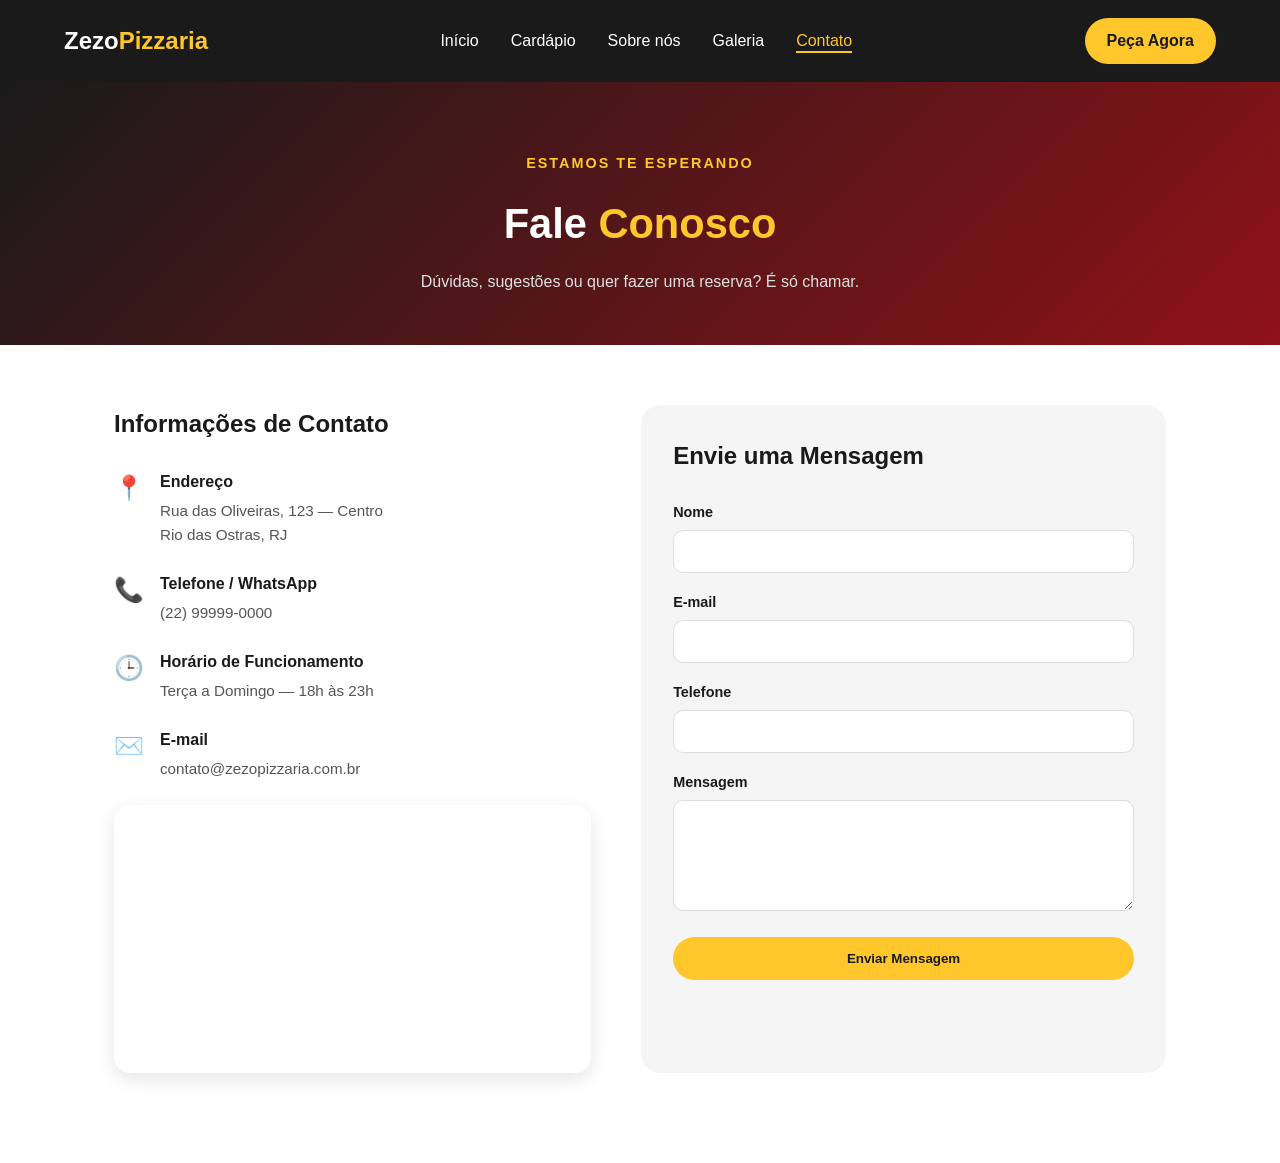
<file: contato.html>
<!DOCTYPE html>
<html lang="pt-BR">
<head>
  <meta charset="UTF-8">
  <meta name="viewport" content="width=device-width, initial-scale=1.0">
  <title>Contato | ZezoPizzaria</title>
  <link rel="stylesheet" href="css/style.css">
</head>
<body>

  <!-- ===== HEADER / NAVEGAÇÃO ===== -->
  <header class="header">
    <nav class="navbar">
      <a href="index.html" class="logo">Zezo<span>Pizzaria</span></a>

      <ul class="nav-links">
        <li><a href="index.html">Início</a></li>
        <li><a href="cardapio.html">Cardápio</a></li>
        <li><a href="sobre.html">Sobre nós</a></li>
        <li><a href="galeria.html">Galeria</a></li>
        <li><a href="contato.html" class="active">Contato</a></li>
      </ul>

      <a href="cardapio.html" class="btn btn-primary">Peça Agora</a>

      <button class="menu-toggle" id="menu-toggle" aria-label="Abrir menu">
        <span></span>
        <span></span>
        <span></span>
      </button>
    </nav>
  </header>

  <!-- ===== CABEÇALHO DA PÁGINA ===== -->
  <section class="page-header">
    <p class="hero-tag">ESTAMOS TE ESPERANDO</p>
    <h1>Fale <span class="highlight">Conosco</span></h1>
    <p class="page-header-text">Dúvidas, sugestões ou quer fazer uma reserva? É só chamar.</p>
  </section>

  <!-- ===== CONTATO ===== -->
  <section class="contact-section">

    <!-- Informações -->
    <div class="contact-info reveal">
      <h2>Informações de Contato</h2>

      <div class="contact-item">
        <span class="contact-icon">📍</span>
        <div>
          <h3>Endereço</h3>
          <p>Rua das Oliveiras, 123 — Centro<br>Rio das Ostras, RJ</p>
        </div>
      </div>

      <div class="contact-item">
        <span class="contact-icon">📞</span>
        <div>
          <h3>Telefone / WhatsApp</h3>
          <p>(22) 99999-0000</p>
        </div>
      </div>

      <div class="contact-item">
        <span class="contact-icon">🕒</span>
        <div>
          <h3>Horário de Funcionamento</h3>
          <p>Terça a Domingo — 18h às 23h</p>
        </div>
      </div>

      <div class="contact-item">
        <span class="contact-icon">✉️</span>
        <div>
          <h3>E-mail</h3>
          <p>contato@zezopizzaria.com.br</p>
        </div>
      </div>

      <div class="contact-map">
        <iframe
          src="https://www.google.com/maps?q=Rio%20das%20Ostras%2C%20RJ&output=embed"
          width="100%" height="260" style="border:0;" allowfullscreen loading="lazy">
        </iframe>
      </div>
    </div>

    <!-- Formulário -->
    <div class="contact-form reveal">
      <h2>Envie uma Mensagem</h2>
      <form id="contact-form">
        <div class="form-group">
          <label for="nome">Nome</label>
          <input type="text" id="nome" name="nome" required>
        </div>

        <div class="form-group">
          <label for="email">E-mail</label>
          <input type="email" id="email" name="email" required>
        </div>

        <div class="form-group">
          <label for="telefone">Telefone</label>
          <input type="tel" id="telefone" name="telefone">
        </div>

        <div class="form-group">
          <label for="mensagem">Mensagem</label>
          <textarea id="mensagem" name="mensagem" rows="5" required></textarea>
        </div>

        <button type="submit" class="btn btn-primary">Enviar Mensagem</button>
        <p class="form-feedback" id="form-feedback"></p>
      </form>
    </div>

  </section>

  <script src="js/script.js"></script>
</body>
</html>
</file>
<file: css/style.css>
/* ==========================================
   VARIÁVEIS DE COR
   Definindo aqui em cima facilita trocar
   as cores do site inteiro depois
========================================== */
:root {
  --vermelho: #C81D25;
  --vermelho-escuro: #8f1218;
  --amarelo: #FFC72C;
  --preto: #1a1a1a;
  --preto-suave: #262626;
  --branco: #ffffff;
  --cinza-claro: #f5f5f5;
}

/* ==========================================
   RESET BÁSICO
   Remove espaçamentos padrão do navegador
========================================== */
* {
  margin: 0;
  padding: 0;
  box-sizing: border-box;
}

body {
  font-family: 'Segoe UI', Arial, sans-serif;
  color: var(--preto);
  line-height: 1.6;
}

a {
  text-decoration: none;
  color: inherit;
}

ul {
  list-style: none;
}

img {
  max-width: 100%;
  display: block;
}

/* ==========================================
   BOTÕES REUTILIZÁVEIS
========================================== */
.btn {
  display: inline-block;
  padding: 14px 28px;
  border-radius: 50px;
  font-weight: 700;
  transition: transform 0.2s ease, opacity 0.2s ease;
}

.btn:hover {
  transform: translateY(-2px);
}

.btn-primary {
  background: var(--amarelo);
  color: var(--preto);
}

.btn-secondary {
  background: transparent;
  color: var(--branco);
  border: 2px solid var(--branco);
}

/* ==========================================
   HEADER / NAVBAR
========================================== */
.header {
  background: var(--preto);
  position: sticky;
  top: 0;
  z-index: 100;
}

.navbar {
  max-width: 1200px;
  margin: 0 auto;
  padding: 18px 24px;
  display: flex;
  align-items: center;
  justify-content: space-between;
}

.logo {
  font-size: 1.5rem;
  font-weight: 800;
  color: var(--branco);
}

.logo span {
  color: var(--amarelo);
}

.nav-links {
  display: flex;
  gap: 32px;
}

.nav-links a {
  position: relative;
  color: var(--branco);
  font-weight: 500;
  transition: color 0.2s ease;
}

.nav-links a::after {
  content: '';
  position: absolute;
  left: 0;
  bottom: -4px;
  width: 0;
  height: 2px;
  background: var(--amarelo);
  transition: width 0.25s ease;
}

.nav-links a:hover::after,
.nav-links a.active::after {
  width: 100%;
}

.nav-links a:hover,
.nav-links a.active {
  color: var(--amarelo);
}

.navbar .btn-primary {
  padding: 10px 22px;
}

/* Menu hambúrguer — escondido no desktop */
.menu-toggle {
  display: none;
  flex-direction: column;
  gap: 5px;
  background: none;
  border: none;
  cursor: pointer;
}

.menu-toggle span {
  width: 26px;
  height: 3px;
  background: var(--branco);
  border-radius: 2px;
}

/* ==========================================
   HERO
========================================== */
.hero {
  position: relative;
  background: linear-gradient(135deg, var(--preto) 0%, var(--vermelho-escuro) 100%);
  display: flex;
  align-items: center;
  min-height: 640px;
  padding: 60px 24px;
  overflow: hidden;
}

.hero-content {
  flex: 1;
  max-width: 560px;
  color: var(--branco);
  position: relative;
  z-index: 2;
}

.hero-tag {
  color: var(--amarelo);
  font-weight: 700;
  letter-spacing: 2px;
  font-size: 0.9rem;
  margin-bottom: 16px;
}

.hero-content h1 {
  font-size: 3.2rem;
  font-weight: 800;
  line-height: 1.15;
  margin-bottom: 20px;
}

.highlight {
  color: var(--amarelo);
}

.hero-text {
  font-size: 1.1rem;
  color: #e0e0e0;
  max-width: 480px;
  margin-bottom: 32px;
}

.hero-buttons {
  display: flex;
  gap: 16px;
  flex-wrap: wrap;
}

.hero-image {
  position: absolute;
  right: 0;
  top: 0;
  bottom: 0;
  width: 52%;
  display: flex;
  justify-content: center;
  align-items: center;
  z-index: 1;
}

/* Glow de "brasa" pulsando atrás da pizza */
.hero-image::before {
  content: '';
  position: absolute;
  width: 60%;
  height: 60%;
  background: radial-gradient(circle, rgba(255,199,44,0.55) 0%, rgba(200,29,37,0.35) 45%, transparent 70%);
  filter: blur(40px);
  z-index: 0;
  animation: glowPulse 3.5s ease-in-out infinite;
}

@keyframes glowPulse {
  0%, 100% { transform: scale(1); opacity: 0.8; }
  50% { transform: scale(1.15); opacity: 1; }
}

.hero-image img {
  width: 100%;
  height: 100%;
  object-fit: cover;
  object-position: center;
  -webkit-mask-image: linear-gradient(to right, transparent 0%, black 12%);
  mask-image: linear-gradient(to right, transparent 0%, black 12%);
  position: relative;
  z-index: 1;
  transition: transform 0.4s ease;
}

.hero-image:hover img {
  transform: scale(1.04);
}

/* Fagulhas flutuando */
.spark {
  position: absolute;
  z-index: 2;
  width: 6px;
  height: 6px;
  background: var(--amarelo);
  border-radius: 50%;
  opacity: 0;
  box-shadow: 0 0 8px 2px rgba(255,199,44,0.8);
  animation: sparkRise 3s ease-in infinite;
}

.spark:nth-child(2) { left: 30%; bottom: 10%; animation-delay: 0s; }
.spark:nth-child(3) { left: 55%; bottom: 5%; animation-delay: 1s; width: 4px; height: 4px; }
.spark:nth-child(4) { left: 70%; bottom: 15%; animation-delay: 2s; width: 5px; height: 5px; }

@keyframes sparkRise {
  0% { transform: translateY(0) translateX(0); opacity: 0; }
  15% { opacity: 1; }
  100% { transform: translateY(-160px) translateX(15px); opacity: 0; }
}

.badge {
  position: absolute;
  bottom: 20px;
  right: 20px;
  background: var(--amarelo);
  color: var(--preto);
  width: 90px;
  height: 90px;
  border-radius: 50%;
  display: flex;
  flex-direction: column;
  align-items: center;
  justify-content: center;
  font-size: 0.75rem;
  font-weight: 700;
  text-align: center;
  box-shadow: 0 8px 20px rgba(0,0,0,0.3);
  z-index: 2;
  animation: floatBadge 3s ease-in-out infinite;
}

@keyframes floatBadge {
  0%, 100% { transform: translateY(0); }
  50% { transform: translateY(-10px); }
}

.badge span {
  font-size: 1.2rem;
}

/* ==========================================
   ANIMAÇÕES DE ENTRADA DO HERO
========================================== */
@keyframes fadeInUp {
  from { opacity: 0; transform: translateY(24px); }
  to { opacity: 1; transform: translateY(0); }
}

.hero-tag,
.hero-content h1,
.hero-text,
.hero-buttons {
  opacity: 0;
  animation: fadeInUp 0.7s ease forwards;
}

.hero-tag { animation-delay: 0.1s; }
.hero-content h1 { animation-delay: 0.25s; }
.hero-text { animation-delay: 0.4s; }
.hero-buttons { animation-delay: 0.55s; }

.hero-image {
  opacity: 0;
  animation: fadeInUp 0.9s ease forwards;
  animation-delay: 0.3s;
}

/* ==========================================
   CABEÇALHO DE PÁGINA INTERNA (Cardápio, Sobre, etc)
========================================== */
.page-header {
  background: linear-gradient(135deg, var(--preto) 0%, var(--vermelho-escuro) 100%);
  color: var(--branco);
  text-align: center;
  padding: 70px 24px 50px;
}

.page-header h1 {
  font-size: 2.6rem;
  font-weight: 800;
  margin: 8px 0 12px;
}

.page-header-text {
  color: #e0e0e0;
  max-width: 480px;
  margin: 0 auto;
}

/* ==========================================
   FILTROS DE CATEGORIA
========================================== */
.menu-filters {
  display: flex;
  justify-content: center;
  gap: 16px;
  flex-wrap: wrap;
  padding: 36px 24px 0;
}

.filter-btn {
  background: var(--cinza-claro);
  color: var(--preto);
  border: none;
  padding: 10px 24px;
  border-radius: 50px;
  font-weight: 700;
  cursor: pointer;
  transition: background 0.25s ease, color 0.25s ease, transform 0.2s ease;
}

.filter-btn:hover {
  transform: translateY(-2px);
}

.filter-btn.active {
  background: var(--vermelho);
  color: var(--branco);
}

/* ==========================================
   GRADE DO CARDÁPIO
========================================== */
.menu-grid {
  max-width: 1200px;
  margin: 0 auto;
  padding: 40px 24px 80px;
  display: grid;
  grid-template-columns: repeat(auto-fit, minmax(260px, 1fr));
  gap: 28px;
}

.menu-card {
  background: var(--branco);
  border-radius: 16px;
  overflow: hidden;
  box-shadow: 0 6px 18px rgba(0,0,0,0.08);
  transition: transform 0.3s ease, box-shadow 0.3s ease;
  animation: fadeInUp 0.5s ease forwards;
}

.menu-card:hover {
  transform: translateY(-6px);
  box-shadow: 0 14px 30px rgba(0,0,0,0.15);
}

.menu-card img {
  width: 100%;
  height: 180px;
  object-fit: cover;
  transition: transform 0.4s ease;
}

.menu-card:hover img {
  transform: scale(1.06);
}

.menu-card-body {
  padding: 18px 20px;
}

.menu-card-top {
  display: flex;
  justify-content: space-between;
  align-items: center;
  margin-bottom: 8px;
}

.menu-card-top h3 {
  font-size: 1.15rem;
}

.menu-card-top .price {
  color: var(--vermelho);
  font-weight: 800;
  font-size: 1.1rem;
}

.menu-card-body p {
  font-size: 0.92rem;
  color: #555;
}

/* ==========================================
   ANIMAÇÃO "REVEAL" AO ROLAR A PÁGINA
   Usada em elementos abaixo da dobra
========================================== */
.reveal {
  opacity: 0;
  transform: translateY(30px);
  transition: opacity 0.7s ease, transform 0.7s ease;
}

.reveal.visible {
  opacity: 1;
  transform: translateY(0);
}

/* ==========================================
   SOBRE NÓS — HISTÓRIA
========================================== */
.about-story {
  max-width: 1100px;
  margin: 0 auto;
  padding: 70px 24px;
  display: flex;
  align-items: center;
  gap: 50px;
}

.about-story-img {
  flex: 1;
}

.about-story-img img {
  width: 100%;
  border-radius: 20px;
  box-shadow: 0 16px 30px rgba(0,0,0,0.15);
}

.about-story-text {
  flex: 1;
}

.about-story-text .hero-tag {
  color: var(--vermelho);
}

.about-story-text h2 {
  font-size: 1.9rem;
  font-weight: 800;
  margin: 6px 0 18px;
}

.about-story-text p {
  color: #555;
  margin-bottom: 14px;
}

/* ==========================================
   DIFERENCIAIS
========================================== */
.diferenciais {
  background: var(--cinza-claro);
  padding: 70px 24px;
}

.section-title {
  text-align: center;
  font-size: 2rem;
  font-weight: 800;
  margin-bottom: 40px;
}

.diferenciais-grid {
  max-width: 1100px;
  margin: 0 auto;
  display: grid;
  grid-template-columns: repeat(auto-fit, minmax(220px, 1fr));
  gap: 24px;
}

.diferencial-card {
  background: var(--branco);
  padding: 32px 24px;
  border-radius: 16px;
  text-align: center;
  box-shadow: 0 6px 18px rgba(0,0,0,0.06);
  transition: transform 0.3s ease, box-shadow 0.3s ease;
}

.diferencial-card:hover {
  transform: translateY(-8px);
  box-shadow: 0 14px 28px rgba(0,0,0,0.12);
}

.diferencial-icon {
  font-size: 2.2rem;
  display: block;
  margin-bottom: 14px;
}

.diferencial-card h3 {
  font-size: 1.1rem;
  margin-bottom: 8px;
}

.diferencial-card p {
  font-size: 0.9rem;
  color: #666;
}

/* ==========================================
   CHAMADA FINAL (CTA)
========================================== */
.cta-final {
  text-align: center;
  padding: 70px 24px;
  background: linear-gradient(135deg, var(--vermelho-escuro) 0%, var(--preto) 100%);
  color: var(--branco);
}

.cta-final h2 {
  font-size: 1.8rem;
  margin-bottom: 24px;
}

/* ==========================================
   GALERIA
========================================== */
.gallery-grid {
  max-width: 1200px;
  margin: 0 auto;
  padding: 50px 24px 80px;
  display: grid;
  grid-template-columns: repeat(auto-fit, minmax(240px, 1fr));
  gap: 20px;
}

.gallery-item {
  border-radius: 16px;
  overflow: hidden;
  cursor: pointer;
  box-shadow: 0 6px 16px rgba(0,0,0,0.1);
}

.gallery-item img {
  width: 100%;
  height: 220px;
  object-fit: cover;
  transition: transform 0.4s ease;
}

.gallery-item:hover img {
  transform: scale(1.1);
}

/* ==========================================
   LIGHTBOX
========================================== */
.lightbox {
  position: fixed;
  inset: 0;
  background: rgba(0,0,0,0.9);
  display: flex;
  align-items: center;
  justify-content: center;
  z-index: 999;
  opacity: 0;
  visibility: hidden;
  transition: opacity 0.3s ease;
}

.lightbox.active {
  opacity: 1;
  visibility: visible;
}

.lightbox img {
  max-width: 90%;
  max-height: 85vh;
  border-radius: 12px;
  transform: scale(0.9);
  transition: transform 0.3s ease;
}

.lightbox.active img {
  transform: scale(1);
}

.lightbox-close {
  position: absolute;
  top: 24px;
  right: 32px;
  background: none;
  border: none;
  color: var(--branco);
  font-size: 2.5rem;
  cursor: pointer;
  line-height: 1;
  transition: color 0.2s ease, transform 0.2s ease;
}

.lightbox-close:hover {
  color: var(--amarelo);
  transform: rotate(90deg);
}

/* ==========================================
   CONTATO
========================================== */
.contact-section {
  max-width: 1100px;
  margin: 0 auto;
  padding: 60px 24px 90px;
  display: grid;
  grid-template-columns: 1fr 1.1fr;
  gap: 50px;
}

.contact-section h2 {
  font-size: 1.5rem;
  margin-bottom: 26px;
}

.contact-item {
  display: flex;
  gap: 16px;
  margin-bottom: 24px;
}

.contact-icon {
  font-size: 1.5rem;
}

.contact-item h3 {
  font-size: 1rem;
  margin-bottom: 4px;
}

.contact-item p {
  color: #555;
  font-size: 0.95rem;
}

.contact-map {
  border-radius: 16px;
  overflow: hidden;
  margin-top: 10px;
  box-shadow: 0 6px 18px rgba(0,0,0,0.1);
}

.contact-form {
  background: var(--cinza-claro);
  padding: 32px;
  border-radius: 20px;
}

.form-group {
  margin-bottom: 18px;
}

.form-group label {
  display: block;
  font-weight: 700;
  font-size: 0.9rem;
  margin-bottom: 6px;
}

.form-group input,
.form-group textarea {
  width: 100%;
  padding: 12px 14px;
  border: 1px solid #ddd;
  border-radius: 10px;
  font-family: inherit;
  font-size: 0.95rem;
  transition: border-color 0.2s ease, box-shadow 0.2s ease;
}

.form-group input:focus,
.form-group textarea:focus {
  outline: none;
  border-color: var(--vermelho);
  box-shadow: 0 0 0 3px rgba(200,29,37,0.12);
}

.contact-form .btn-primary {
  border: none;
  cursor: pointer;
  width: 100%;
}

.form-feedback {
  margin-top: 14px;
  font-weight: 700;
  color: var(--vermelho);
  min-height: 1.2em;
  opacity: 0;
  transition: opacity 0.3s ease;
}

.form-feedback.show {
  opacity: 1;
}

/* ==========================================
   FORMULÁRIO DE PEDIDO (Cardápio)
========================================== */
.pedido-section {
  background: var(--cinza-claro);
  padding: 70px 24px;
}

.pedido-box {
  max-width: 640px;
  margin: 0 auto;
  background: var(--branco);
  padding: 40px;
  border-radius: 20px;
  box-shadow: 0 10px 30px rgba(0,0,0,0.08);
}

.pedido-box h2 {
  font-size: 1.6rem;
  margin-bottom: 6px;
}

.pedido-subtitle {
  color: #666;
  margin-bottom: 26px;
}

.form-row {
  display: grid;
  grid-template-columns: 1fr 1fr;
  gap: 16px;
}

.radio-group {
  display: flex;
  gap: 24px;
  margin-top: 6px;
}

.radio-option {
  display: flex;
  align-items: center;
  gap: 8px;
  font-weight: 500;
  font-size: 0.95rem;
  cursor: pointer;
}

.radio-option input {
  width: auto;
  accent-color: var(--vermelho);
}

.pedido-box .btn-primary {
  border: none;
  cursor: pointer;
  width: 100%;
}

/* ==========================================
   RESPONSIVO — MOBILE
========================================== */
@media (max-width: 768px) {
  .nav-links {
    display: none; /* depois vamos mostrar via JS quando abrir o menu */
  }

  .menu-toggle {
    display: flex;
  }

  .nav-links.open {
    display: flex;
    flex-direction: column;
    position: absolute;
    top: 100%;
    left: 0;
    right: 0;
    background: var(--preto);
    padding: 20px 24px;
    gap: 20px;
  }

  .navbar .btn-primary {
    display: none; /* escondido no mobile pra não brigar com o hambúrguer */
  }

  .hero {
    flex-direction: column;
    text-align: center;
    padding: 40px 20px 0;
    min-height: auto;
  }

  .hero-content {
    max-width: 100%;
    padding-bottom: 40px;
  }

  .hero-image {
    position: relative;
    width: 100%;
    height: 280px;
    right: auto;
  }

  .hero-image img {
    -webkit-mask-image: none;
    mask-image: none;
    border-radius: 20px 20px 0 0;
  }

  .hero-content h1 {
    font-size: 2.2rem;
  }

  .hero-text {
    margin-left: auto;
    margin-right: auto;
  }

  .hero-buttons {
    justify-content: center;
  }

  .about-story {
    flex-direction: column;
    padding: 50px 20px;
  }

  .contact-section {
    grid-template-columns: 1fr;
  }

  .form-row {
    grid-template-columns: 1fr;
  }
}
</file>
